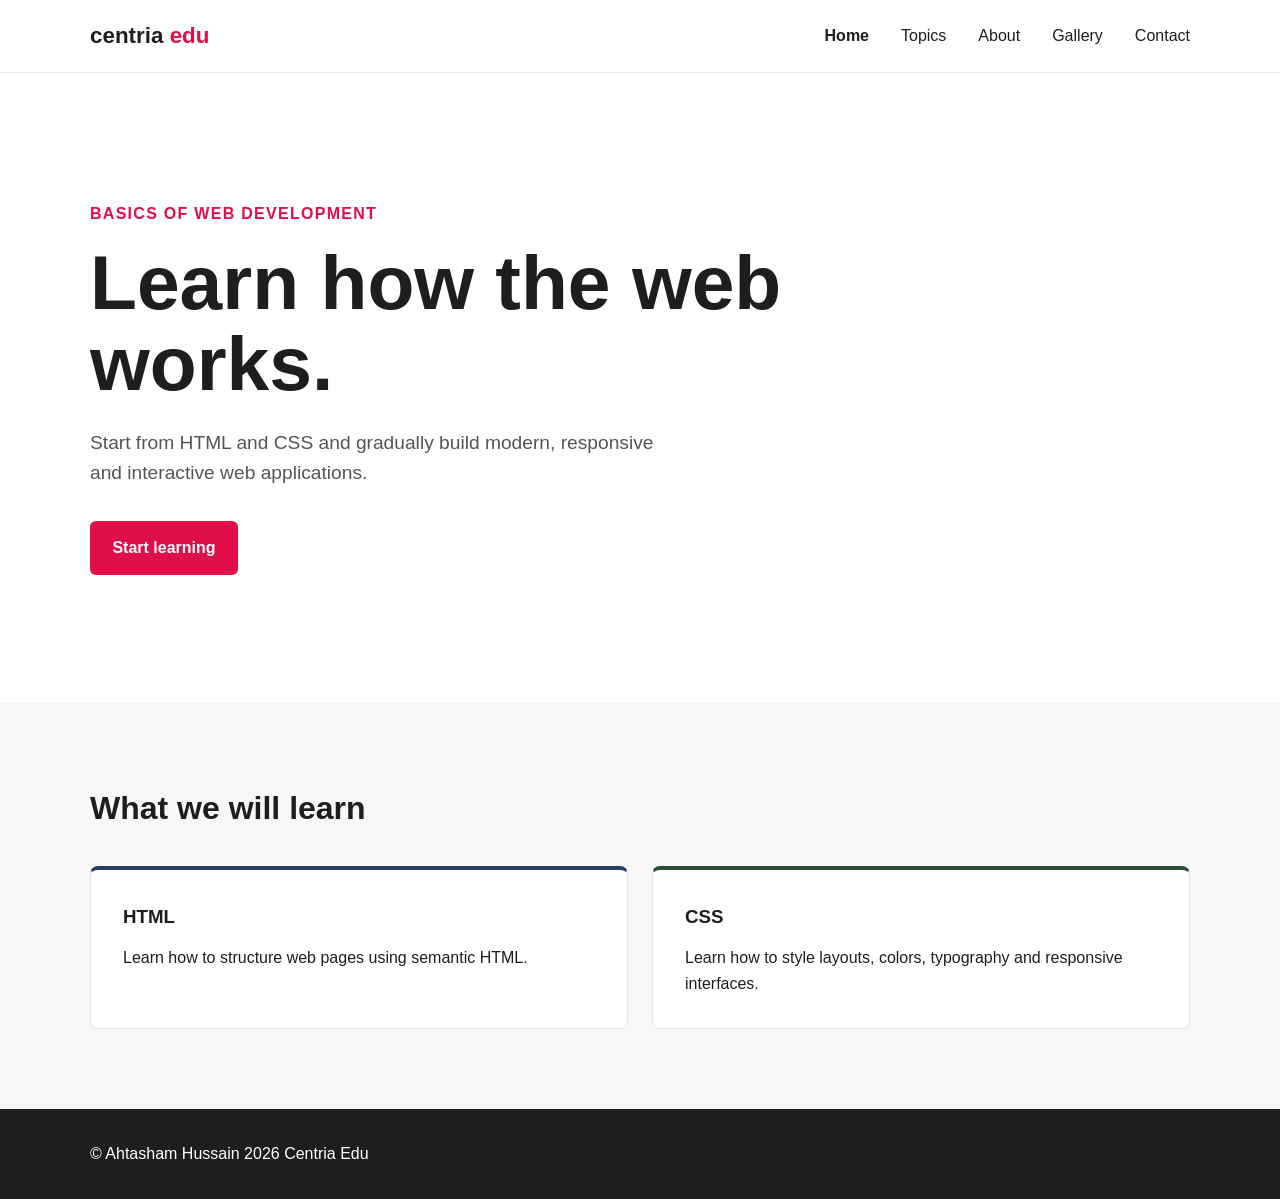
<file: index.html>
<!--
    Centria Edu - Basics of Web Development

    Original author: Ville Heikkiniemi
    Modified by: Ahtasham Hussain
    Last modified: 2026-11-15

    Based on the original course template.

    https://vheikkiniemi.github.io/thiscanbedeleted/s4/
-->

<!DOCTYPE html>
<html lang="en">
<head>
    <meta charset="UTF-8">
    <meta name="viewport" content="width=device-width, initial-scale=1.0">
    <meta name="author" content="Ville Heikkiniemi">
    <link rel="icon" href="favicon.ico">
    <link rel="stylesheet" href="style.css">

    <title>Centria Edu | Basics of Web Development</title>
</head>

<body>

    <header>
        <div class="container">
            <nav>
                <div class="logo">
                    centria <span>edu</span>
                </div>

                <ul>
                    <li><a href="index.html" aria-current="page">Home</a></li>
                    <li><a href="index.html#topics">Topics</a></li>
                    <li><a href="index.html#about">About</a></li>
                    <li><a href="gallery.html">Gallery</a></li>
                    <li><a href="contact.html">Contact</a></li>
                </ul>
            </nav>
        </div>
    </header>

    <main>

        <section class="hero">
            <div class="container">
                <div class="hero-content">

                    <span class="label">Basics of Web Development</span>

                    <h1>
                        Learn how the web works.
                    </h1>

                    <p>
                        Start from HTML and CSS and gradually build modern,
                        responsive and interactive web applications.
                    </p>

                    <a href="#topics" class="button">
                        Start learning
                    </a>

                </div>
            </div>
        </section>

        <section class="topics" id="topics">
            <div class="container">

                <h2>What we will learn</h2>

                <div class="cards">

                    <article class="card">
                        <h3>HTML</h3>
                        <p>
                            Learn how to structure web pages using semantic HTML.
                        </p>
                    </article>

                    <article class="card">
                        <h3>CSS</h3>
                        <p>
                            Learn how to style layouts, colors, typography and
                            responsive interfaces.
                        </p>
                    </article>

                </div>
            </div>
        </section>

    </main>

    <footer id="about">
        <div class="container">
          <p>&copy; Ahtasham Hussain 2026 Centria Edu</p>
        </div>
    </footer>

</body>
</html>
</file>
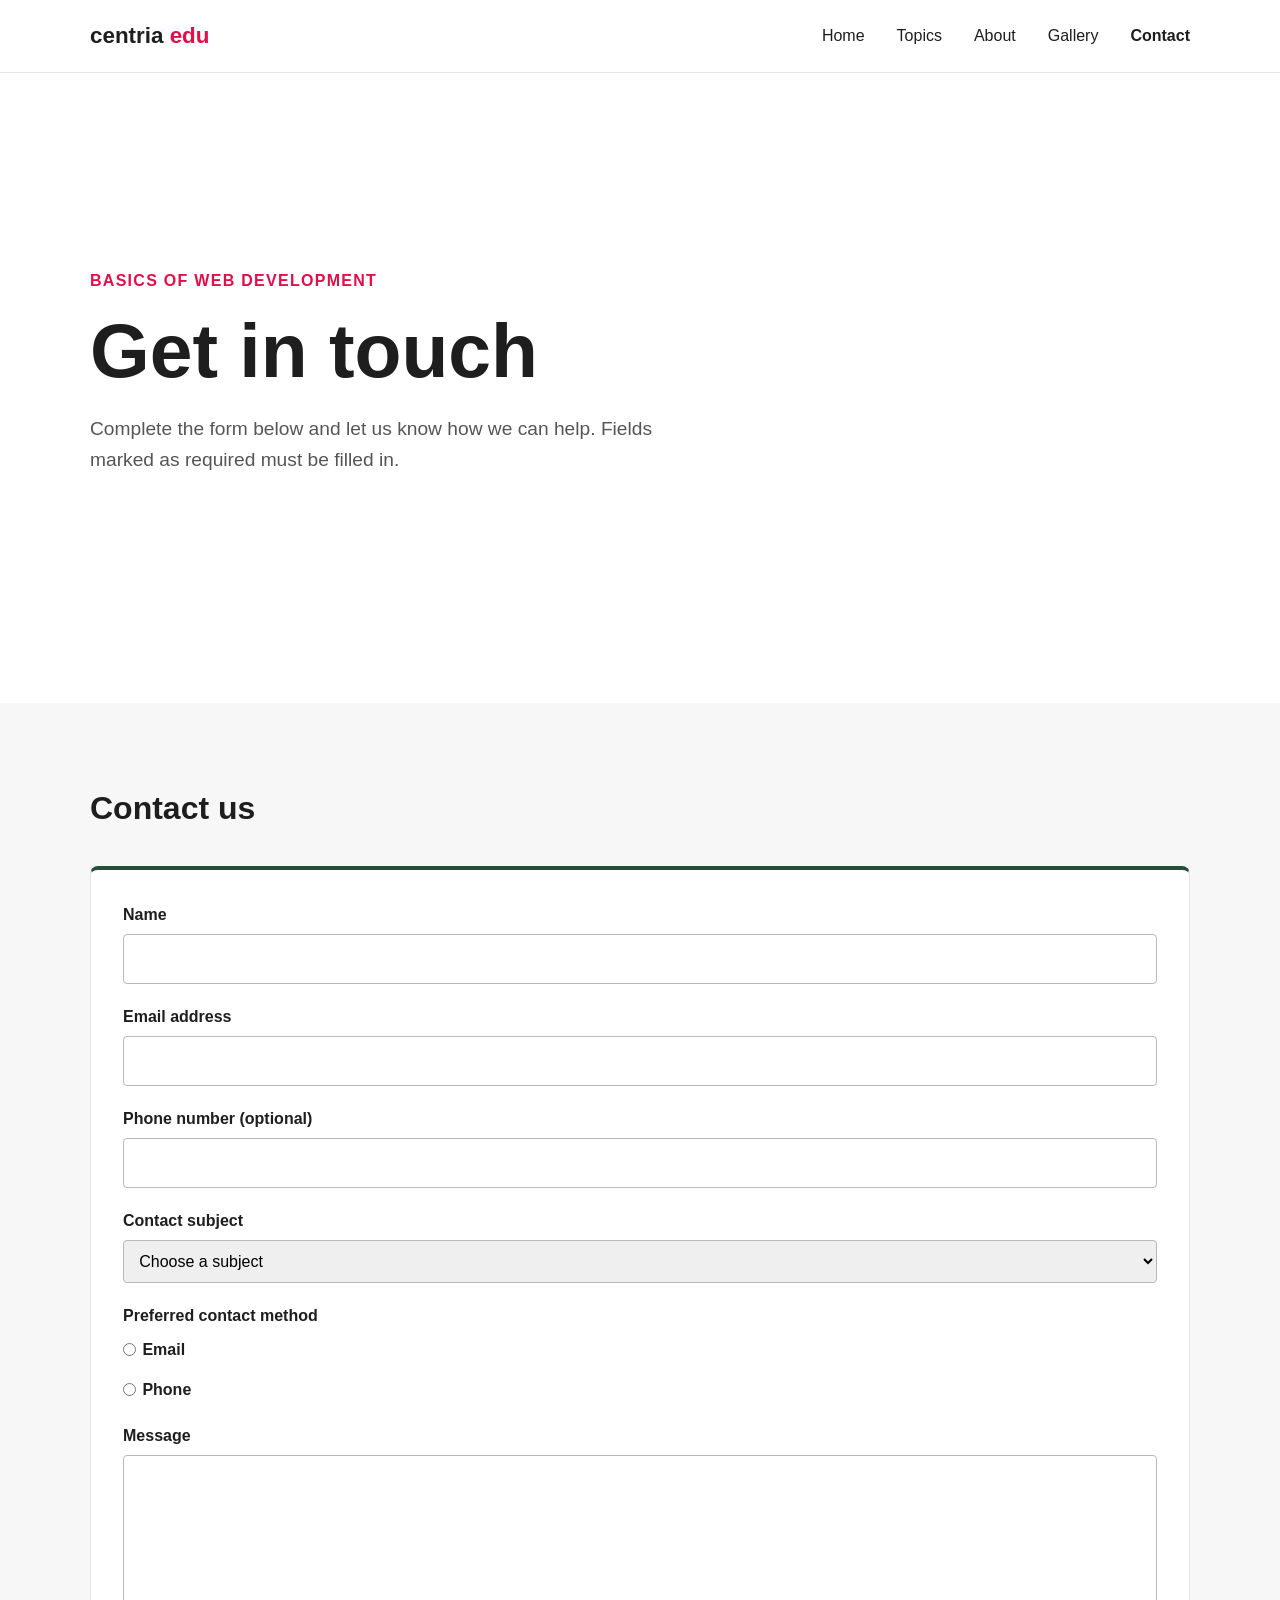
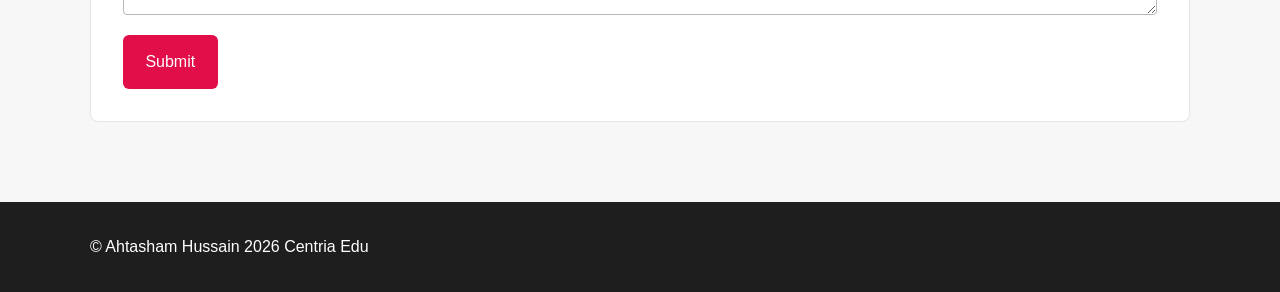
<file: contact.html>
<!--
    Centria Edu - Basics of Web Development

    Original author: Ville Heikkiniemi
    Modified by: Ahtasham Hussain
    Last modified: 2026-11-15

    Based on the original course template.
-->

<!DOCTYPE html>
<html lang="en">
<head>
    <meta charset="UTF-8">
    <meta name="viewport" content="width=device-width, initial-scale=1.0">
    <meta name="author" content="Ville Heikkiniemi">
    <link rel="icon" href="favicon.ico">
    <link rel="stylesheet" href="style.css">

    <title>Contact | Centria Edu</title>
</head>

<body>

    <header>
        <div class="container">
            <nav>
                <div class="logo">
                    centria <span>edu</span>
                </div>

                <ul>
                    <li><a href="index.html">Home</a></li>
                    <li><a href="index.html#topics">Topics</a></li>
                    <li><a href="index.html#about">About</a></li>
                    <li><a href="gallery.html">Gallery</a></li>
                    <li><a href="contact.html" aria-current="page">Contact</a></li>
                </ul>
            </nav>
        </div>
    </header>

    <main>
        <section class="hero">
            <div class="container">
                <div class="hero-content">
                    <span class="label">Basics of Web Development</span>
                    <h1>Get in touch</h1>
                    <p>Complete the form below and let us know how we can help. Fields marked as required must be filled in.</p>
                </div>
            </div>
        </section>

        <section class="topics" id="contact">
            <div class="container">
                <h2>Contact us</h2>

                <form class="card" action="https://httpbin.org/post" method="post">
                    <div class="form-field">
                        <label for="name">Name</label>
                        <input type="text" id="name" name="name" autocomplete="name" required>
                    </div>

                    <div class="form-field">
                        <label for="email">Email address</label>
                        <input type="email" id="email" name="email" autocomplete="email" required>
                    </div>

                    <div class="form-field">
                        <label for="phone">Phone number (optional)</label>
                        <input type="tel" id="phone" name="phone" autocomplete="tel">
                    </div>

                    <div class="form-field">
                        <label for="subject">Contact subject</label>
                        <select id="subject" name="subject" required>
                            <option value="">Choose a subject</option>
                            <option value="feedback">Feedback</option>
                            <option value="question">Question</option>
                            <option value="other">Other</option>
                        </select>
                    </div>

                    <fieldset class="form-field form-field--radio">
                        <legend>Preferred contact method</legend>
                        <label class="radio-option" for="contact-email">
                            <input type="radio" id="contact-email" name="preferred_contact" value="email">
                            Email
                        </label>
                        <label class="radio-option" for="contact-phone">
                            <input type="radio" id="contact-phone" name="preferred_contact" value="phone">
                            Phone
                        </label>
                    </fieldset>

                    <div class="form-field">
                        <label for="message">Message</label>
                        <textarea id="message" name="message" required></textarea>
                    </div>

                    <button class="button form-submit" type="submit">Submit</button>
                </form>
            </div>
        </section>
    </main>

    <footer id="about">
        <div class="container">
            <p>&copy; Ahtasham Hussain 2026 Centria Edu</p>
        </div>
    </footer>

</body>
</html>
</file>
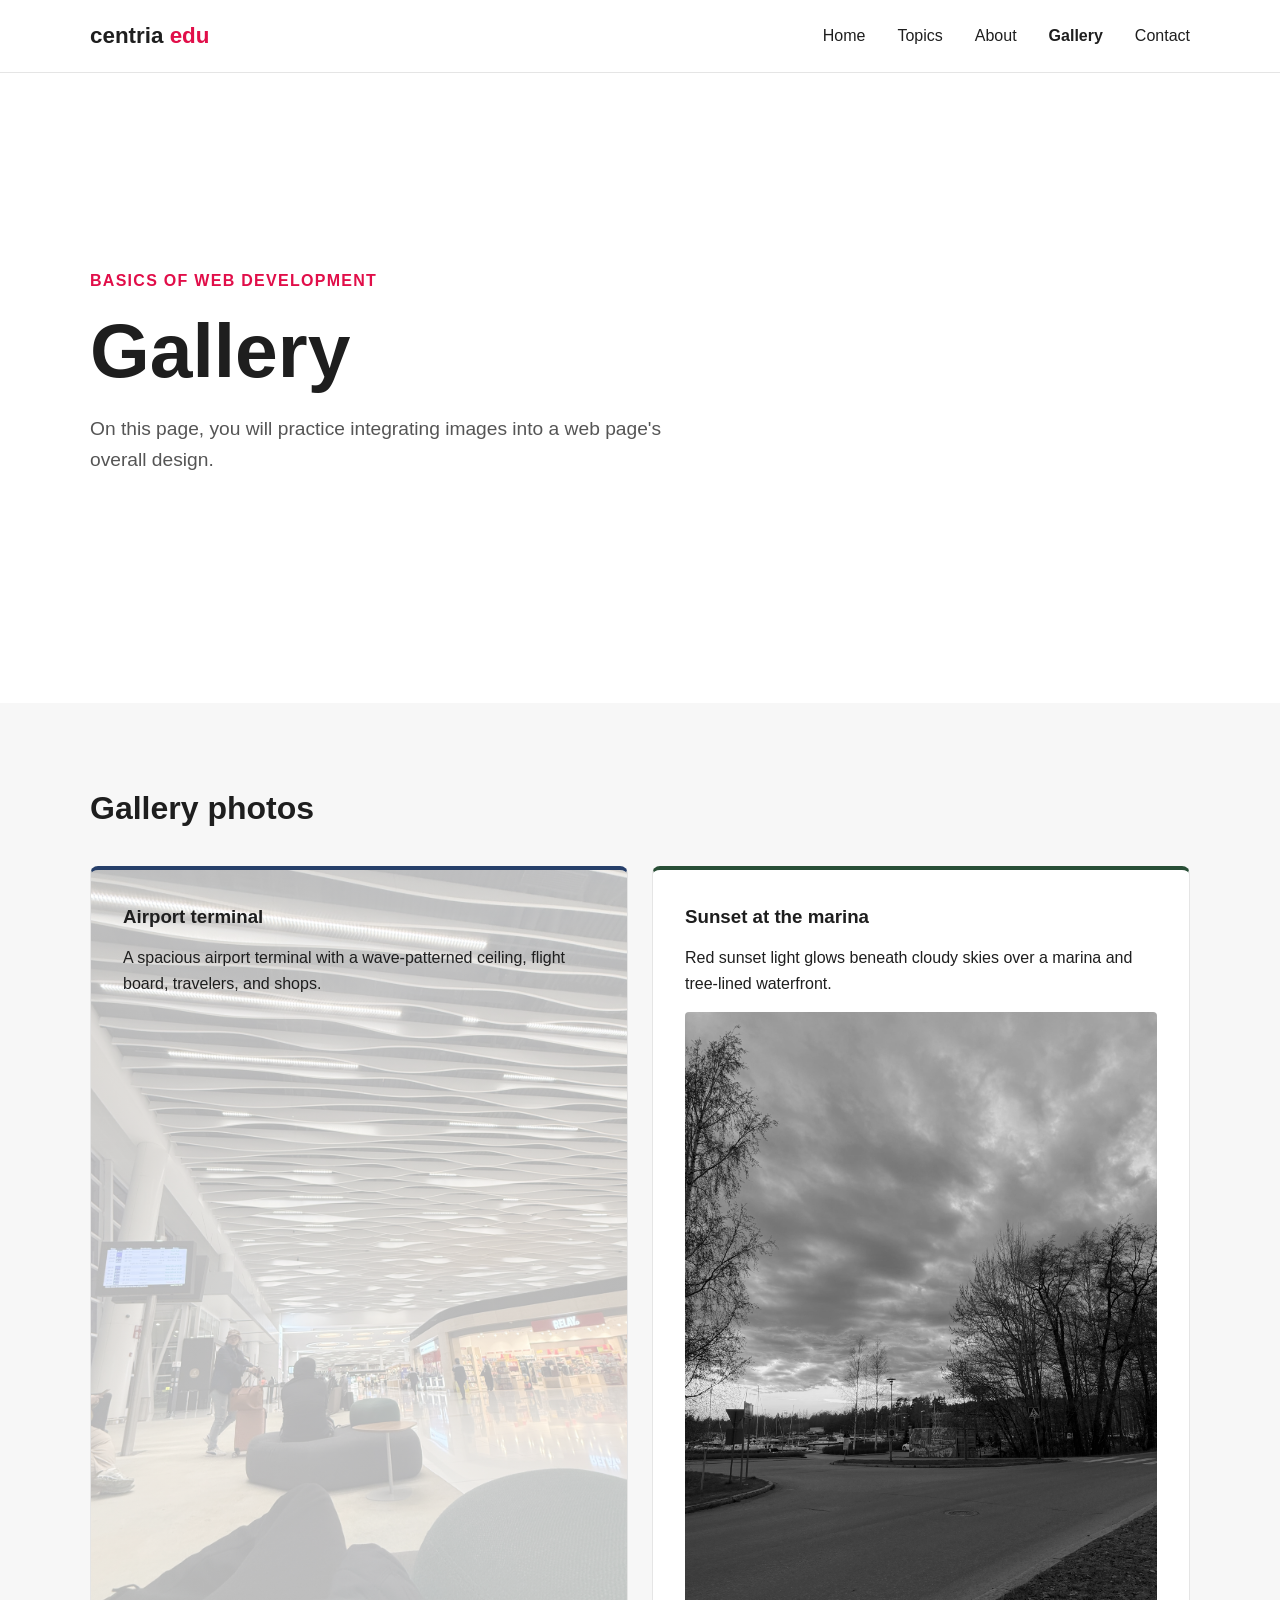
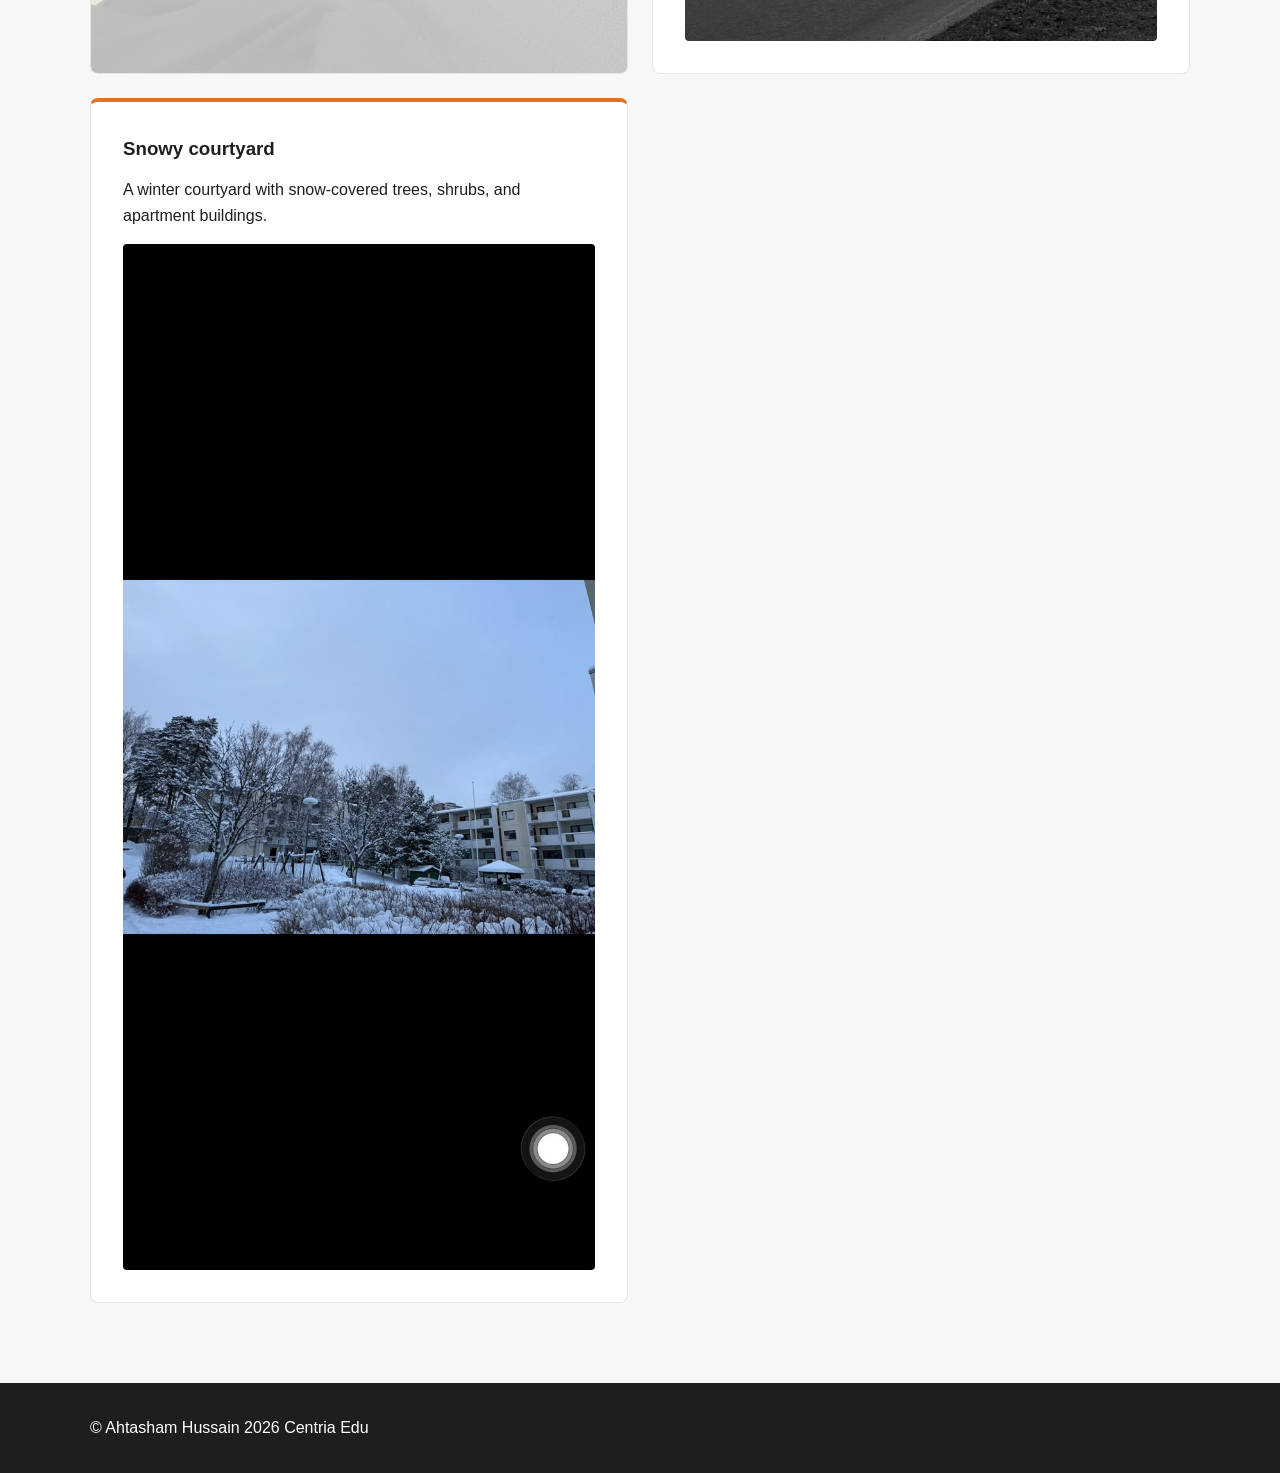
<file: gallery.html>
<!--
    Centria Edu - Basics of Web Development

    Original author: Ville Heikkiniemi
    Modified by: Ahtasham Hussain
    Last modified: 2026-11-15

    Based on the original course template.
-->

<!DOCTYPE html>
<html lang="en">
<head>
    <meta charset="UTF-8">
    <meta name="viewport" content="width=device-width, initial-scale=1.0">
    <meta name="author" content="Ville Heikkiniemi">
    <link rel="icon" href="favicon.ico">
    <link rel="stylesheet" href="style.css">

    <title>Centria Edu | Basics of Web Development</title>
</head>

<body>

    <header>
        <div class="container">
            <nav>
                <div class="logo">
                    centria <span>edu</span>
                </div>

                <ul>
                    <li><a href="index.html">Home</a></li>
                    <li><a href="index.html#topics">Topics</a></li>
                    <li><a href="index.html#about">About</a></li>
                    <li><a href="gallery.html" aria-current="page">Gallery</a></li>
                    <li><a href="contact.html">Contact</a></li>
                </ul>
            </nav>
        </div>
    </header>

    <main>

        <section class="hero">
            <div class="container">
                <div class="hero-content">

                    <span class="label">Basics of Web Development</span>

                    <h1>
                        Gallery
                    </h1>

                    <p>
                        On this page, you will practice integrating images into a web page's overall design.
                    </p>

                </div>
            </div>
        </section>

        <section class="topics" id="topics">
            <div class="container">

                <h2>Gallery photos</h2>

                <div class="cards">

                    <article class="card card--background">
                        <h3>Airport terminal</h3>
                        <p>
                            A spacious airport terminal with a wave-patterned ceiling, flight board, travelers, and shops.
                        </p>
                    </article>

                    <article class="card card--grayscale">
                        <h3>Sunset at the marina</h3>
                        <p>
                            Red sunset light glows beneath cloudy skies over a marina and tree-lined waterfront.
                        </p>
                        <img src="images/2.jpeg" alt="Cloudy evening sky lit red and yellow over a marina, trees, and waterfront road">
                    </article>

                    <article class="card">
                        <h3>Snowy courtyard</h3>
                        <p>
                            A winter courtyard with snow-covered trees, shrubs, and apartment buildings.
                        </p>
                        <a href="images/3.jpeg" target="_blank" rel="noopener" aria-label="Open the full-size snowy courtyard photo in a new tab">
                            <img src="images/3.jpeg" alt="Snow-covered courtyard with leafless trees, shrubs, and apartment buildings under a pale blue sky">
                        </a>
                    </article>

                </div>
            </div>
        </section>

    </main>

    <footer id="about">
        <div class="container">
          <p>&copy; Ahtasham Hussain 2026 Centria Edu</p>
        </div>
    </footer>

</body>
</html>
</file>
<file: style.css>
:root {
    --primary: #e10e49;
    --light: #ffffff;
    --dark: #1e1e1e;
    --blue: #263f6a;
    --green: #284e36;
    --orange: #e37222;
    --rose: #c24d52;
}

* {
    box-sizing: border-box;
    margin: 0;
    padding: 0;
}

body {
    font-family: Arial, Helvetica, sans-serif;
    background-color: var(--light);
    color: var(--dark);
    line-height: 1.6;
}

header {
    border-bottom: 1px solid #e5e5e5;
}

.container {
    width: min(1100px, 90%);
    margin: 0 auto;
}

nav {
    min-height: 72px;
    display: flex;
    justify-content: space-between;
    align-items: center;
}

.logo {
    font-size: 1.4rem;
    font-weight: bold;
    color: var(--dark);
}

.logo span {
    color: var(--primary);
}

nav ul {
    display: flex;
    flex-wrap: wrap;
    gap: 2rem;
    list-style: none;
}

nav a {
    color: var(--dark);
    font-weight: normal;
    text-decoration: none;
}

nav a[aria-current="page"] {
    font-weight: bold;
}

nav a:hover {
    color: var(--primary);
}

.hero {
    min-height: 70vh;
    display: flex;
    align-items: center;
}

.hero-content {
    max-width: 700px;
}

.label {
    display: inline-block;
    margin-bottom: 1rem;
    color: var(--primary);
    font-weight: bold;
    text-transform: uppercase;
    letter-spacing: 0.08rem;
}

h1 {
    margin-bottom: 1.5rem;
    font-size: clamp(2.5rem, 6vw, 5rem);
    line-height: 1.05;
}

.hero p {
    max-width: 600px;
    margin-bottom: 2rem;
    font-size: 1.2rem;
    color: #555;
}

.button {
    display: inline-block;
    padding: 0.9rem 1.4rem;
    background-color: var(--primary);
    color: var(--light);
    text-decoration: none;
    border-radius: 6px;
    font-weight: bold;
}

.button:hover {
    background-color: var(--rose);
}

.topics {
    padding: 5rem 0;
    background-color: #f7f7f7;
}

.topics h2 {
    margin-bottom: 2rem;
    font-size: 2rem;
}

.cards {
    display: grid;
    grid-template-columns: repeat(2, 1fr);
    gap: 1.5rem;
}

.card {
    padding: 2rem;
    background-color: var(--light);
    border: 1px solid #e5e5e5;
    border-radius: 8px;
}

.card img {
    display: block;
    width: 100%;
    height: auto;
    margin-top: 1rem;
    border-radius: 4px;
}

.card--background {
    min-height: 15rem;
    background-image:
        linear-gradient(rgba(255, 255, 255, 0.72), rgba(255, 255, 255, 0.72)),
        url("images/1.jpeg");
    background-position: center;
    background-size: cover;
    background-repeat: no-repeat;
}

.card--grayscale img {
    filter: grayscale(100%);
}

.card h3 {
    margin-bottom: 0.8rem;
}

.form-field {
    display: grid;
    gap: 0.4rem;
    margin-bottom: 1.25rem;
}

.form-field label,
.form-field legend {
    font-weight: bold;
}

.form-field input,
.form-field select,
.form-field textarea {
    width: 100%;
    min-width: 0;
    padding: 0.7rem;
    border: 1px solid #b8b8b8;
    border-radius: 4px;
    font: inherit;
}

.form-field textarea {
    min-height: 10rem;
    resize: vertical;
}

.form-field--radio {
    padding: 0;
    border: 0;
}

.radio-option {
    display: inline-flex;
    align-items: center;
    gap: 0.4rem;
    margin: 0.5rem 1rem 0 0;
}

.radio-option input {
    width: auto;
}

.form-field input:focus,
.form-field select:focus,
.form-field textarea:focus {
    outline: 2px solid var(--primary);
    outline-offset: 2px;
}

.form-submit {
    border: 0;
    cursor: pointer;
    font: inherit;
}

.card:nth-child(1) {
    border-top: 4px solid var(--blue);
}

.card:nth-child(2) {
    border-top: 4px solid var(--green);
}

.card:nth-child(3) {
    border-top: 4px solid var(--orange);
}

footer {
    padding: 2rem 0;
    background-color: var(--dark);
    color: var(--light);
}

@media (max-width: 700px) {
    nav {
        align-items: flex-start;
        flex-direction: column;
        gap: 0.75rem;
        padding: 1rem 0;
    }

    nav ul {
        gap: 0.5rem 1rem;
    }

    .cards {
        grid-template-columns: 1fr;
    }

    .hero {
        min-height: 60vh;
    }
}
</file>
